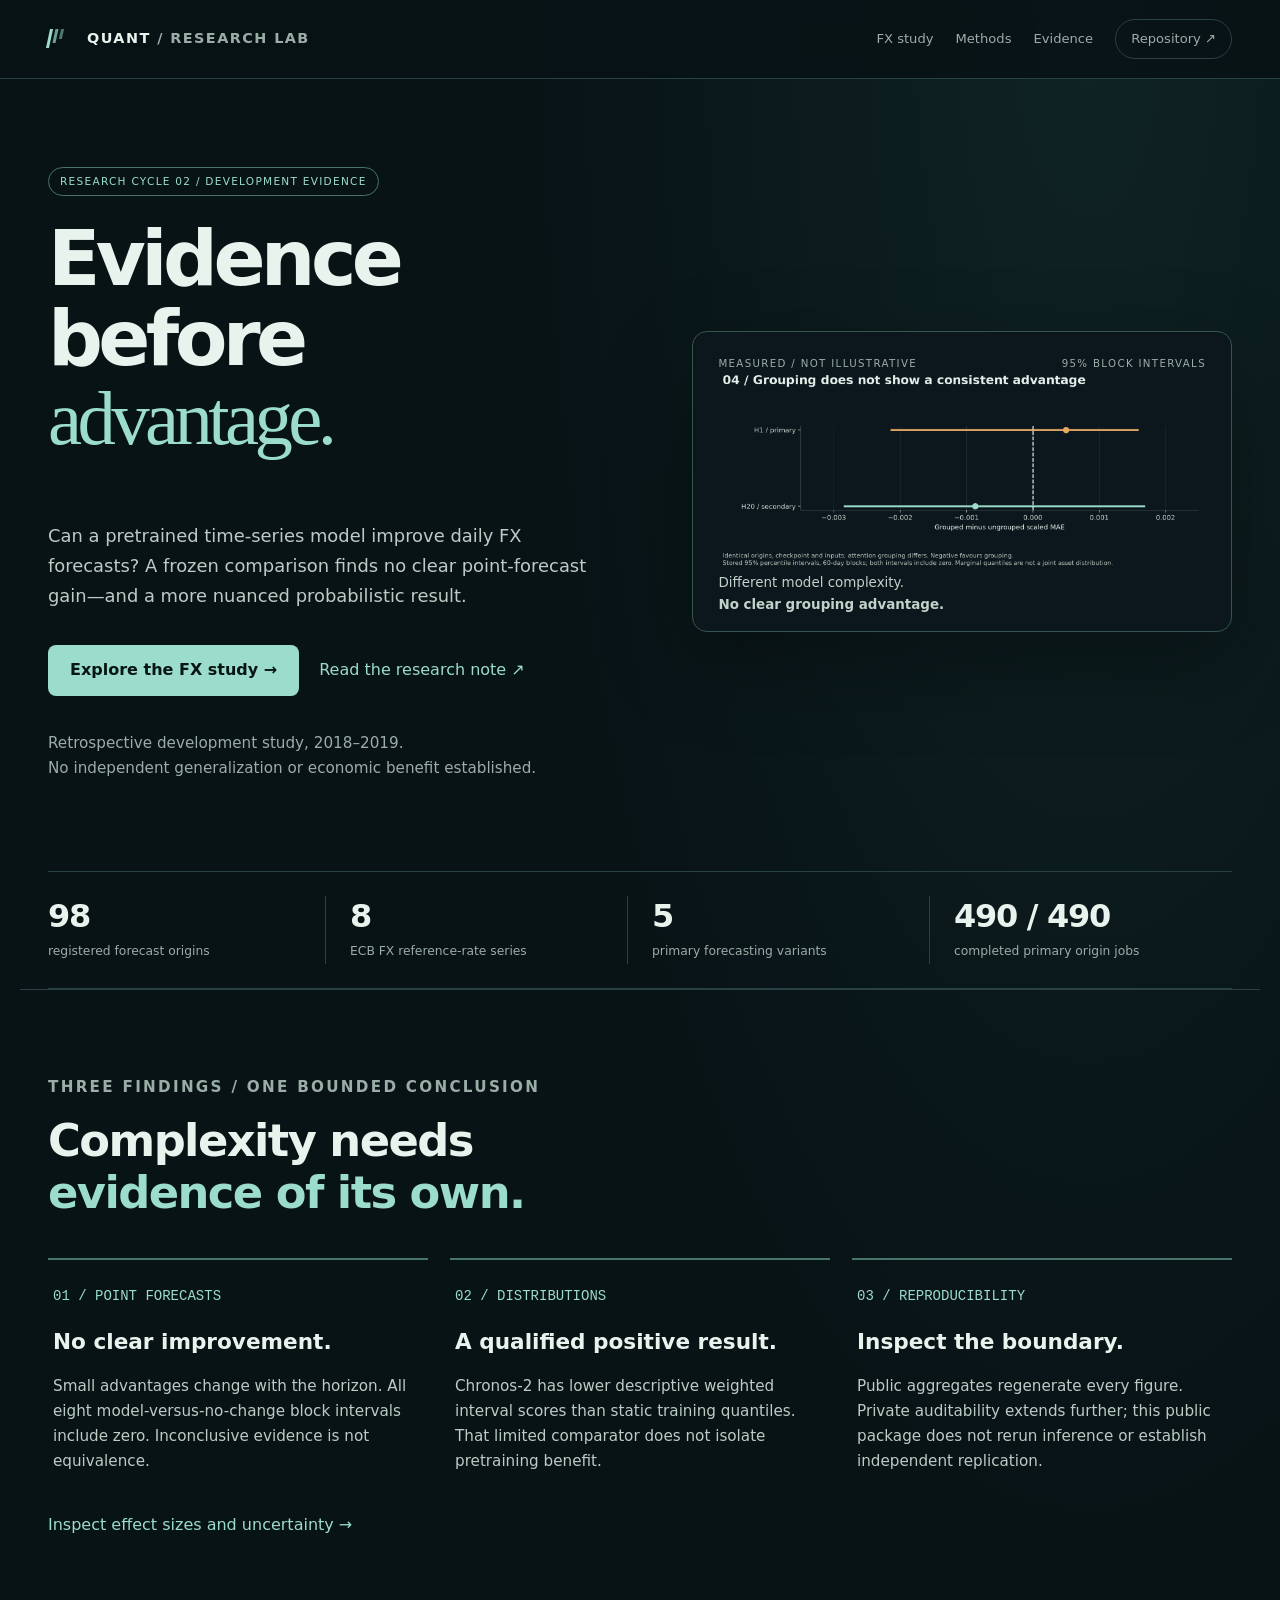
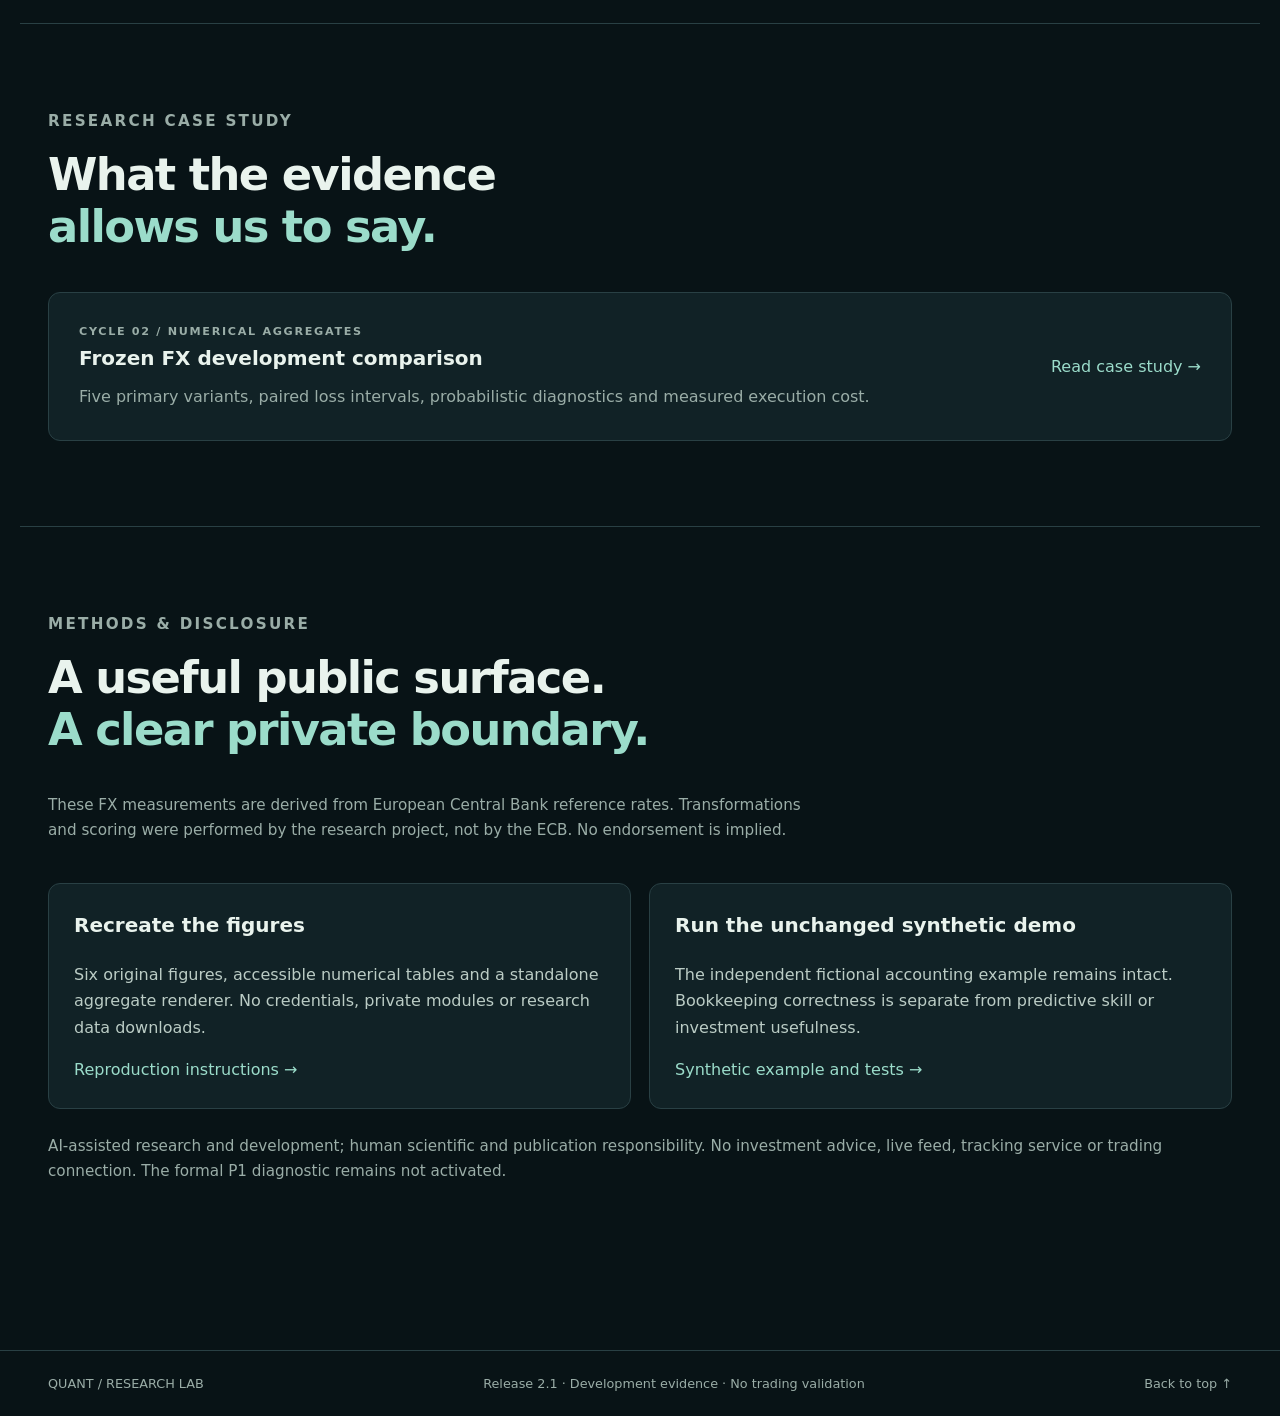
<file: index.html>
<!doctype html><html lang="en"><head><meta charset="utf-8"><meta name="viewport" content="width=device-width, initial-scale=1"><meta name="color-scheme" content="dark"><meta name="description" content="A reproducible visual case study of five FX forecasting variants on 98 development origins. No clear point-forecast improvement; no independent validation."><meta http-equiv="Content-Security-Policy" content="default-src 'self'; script-src 'self'; style-src 'self'; img-src 'self'; connect-src 'none'; object-src 'none'; base-uri 'none'; form-action 'none'"><title>Evidence before advantage — Quant Research Lab</title><link rel="icon" href="assets/favicon.svg" type="image/svg+xml"><link rel="stylesheet" href="assets/styles.css"><link rel="stylesheet" href="assets/fx.css"><script src="assets/fx-data.js" defer></script><script src="assets/fx.js" defer></script></head><body><a class="skip" href="#main">Skip to content</a><header class="topbar"><div class="container topbar-inner"><a class="brand" href="index.html" aria-label="Quant Research Lab home"><span class="brand-icon" aria-hidden="true"><span></span><span></span><span></span></span><span>QUANT <span class="brand-dim">/ RESEARCH LAB</span></span></a><nav class="nav" aria-label="Primary navigation"><a href="fx-development.html">FX study</a><a href="fx-development.html#methods">Methods</a><a href="fx-development.html#reproduction">Evidence</a><a href="https://github.com/Weini247/quant-research-showcase" class="github-link">Repository ↗</a></nav></div></header><main id="main"><section class="container hero-v2"><div><p class="badge">RESEARCH CYCLE 02 / DEVELOPMENT EVIDENCE</p><h1>Evidence before<br><em>advantage.</em></h1><p class="lead">Can a pretrained time-series model improve daily FX forecasts? A frozen comparison finds no clear point-forecast gain—and a more nuanced probabilistic result.</p><div class="hero-actions"><a class="primary-button" href="fx-development.html">Explore the FX study →</a><a class="text-button" href="research/fx-development/CASE_STUDY.md">Read the research note ↗</a></div><p class="hero-footnote">Retrospective development study, 2018–2019.<br>No independent generalization or economic benefit established.</p></div><aside class="hero-plate" aria-label="Observed grouping comparison"><div class="plate-head"><span>MEASURED / NOT ILLUSTRATIVE</span><span>95% BLOCK INTERVALS</span></div><img src="research/fx-development/figures/F4-grouping-ablation.png" width="1100" height="410" alt="Grouping comparison at H1 and H20. Both stored uncertainty intervals cross the zero reference."><p class="plate-note">Different model complexity.<br><strong>No clear grouping advantage.</strong></p></aside></section><div class="container"><div class="facts" aria-label="Study scope"><div><strong>98</strong><span>registered forecast origins</span></div><div><strong>8</strong><span>ECB FX reference-rate series</span></div><div><strong>5</strong><span>primary forecasting variants</span></div><div><strong>490 / 490</strong><span>completed primary origin jobs</span></div></div></div><section class="container section"><div class="section-heading"><p class="eyebrow">THREE FINDINGS / ONE BOUNDED CONCLUSION</p><h2>Complexity needs<br><em>evidence of its own.</em></h2></div><div class="finding-grid"><article class="finding"><span class="number">01 / POINT FORECASTS</span><h3>No clear improvement.</h3><p>Small advantages change with the horizon. All eight model-versus-no-change block intervals include zero. Inconclusive evidence is not equivalence.</p></article><article class="finding"><span class="number">02 / DISTRIBUTIONS</span><h3>A qualified positive result.</h3><p>Chronos-2 has lower descriptive weighted interval scores than static training quantiles. That limited comparator does not isolate pretraining benefit.</p></article><article class="finding"><span class="number">03 / REPRODUCIBILITY</span><h3>Inspect the boundary.</h3><p>Public aggregates regenerate every figure. Private auditability extends further; this public package does not rerun inference or establish independent replication.</p></article></div><a class="text-button" href="fx-development.html#results">Inspect effect sizes and uncertainty →</a></section><section class="container section"><div class="section-heading"><p class="eyebrow">RESEARCH CASE STUDY</p><h2>What the evidence<br><em>allows us to say.</em></h2></div><a class="paper-link" href="fx-development.html"><div><p class="eyebrow">CYCLE 02 / NUMERICAL AGGREGATES</p><h3>Frozen FX development comparison</h3><p>Five primary variants, paired loss intervals, probabilistic diagnostics and measured execution cost.</p></div><span class="text-button">Read case study →</span></a></section><section class="container section"><div class="section-heading"><p class="eyebrow">METHODS & DISCLOSURE</p><h2>A useful public surface.<br><em>A clear private boundary.</em></h2><p>These FX measurements are derived from European Central Bank reference rates. Transformations and scoring were performed by the research project, not by the ECB. No endorsement is implied.</p></div><div class="evidence-grid"><article class="evidence-card"><h3>Recreate the figures</h3><p>Six original figures, accessible numerical tables and a standalone aggregate renderer. No credentials, private modules or research data downloads.</p><a class="text-button" href="research/fx-development/README.md">Reproduction instructions →</a></article><article class="evidence-card"><h3>Run the unchanged synthetic demo</h3><p>The independent fictional accounting example remains intact. Bookkeeping correctness is separate from predictive skill or investment usefulness.</p><a class="text-button" href="examples/synthetic_accounting/README.md">Synthetic example and tests →</a></article></div><p class="disclosure">AI-assisted research and development; human scientific and publication responsibility. No investment advice, live feed, tracking service or trading connection. The formal P1 diagnostic remains not activated.</p></section></main><footer class="footer v2-footer"><div class="container footer-inner"><span>QUANT / RESEARCH LAB</span><span>Release 2.1 · Development evidence · No trading validation</span><a href="#main">Back to top ↑</a></div></footer></body></html>
</file>
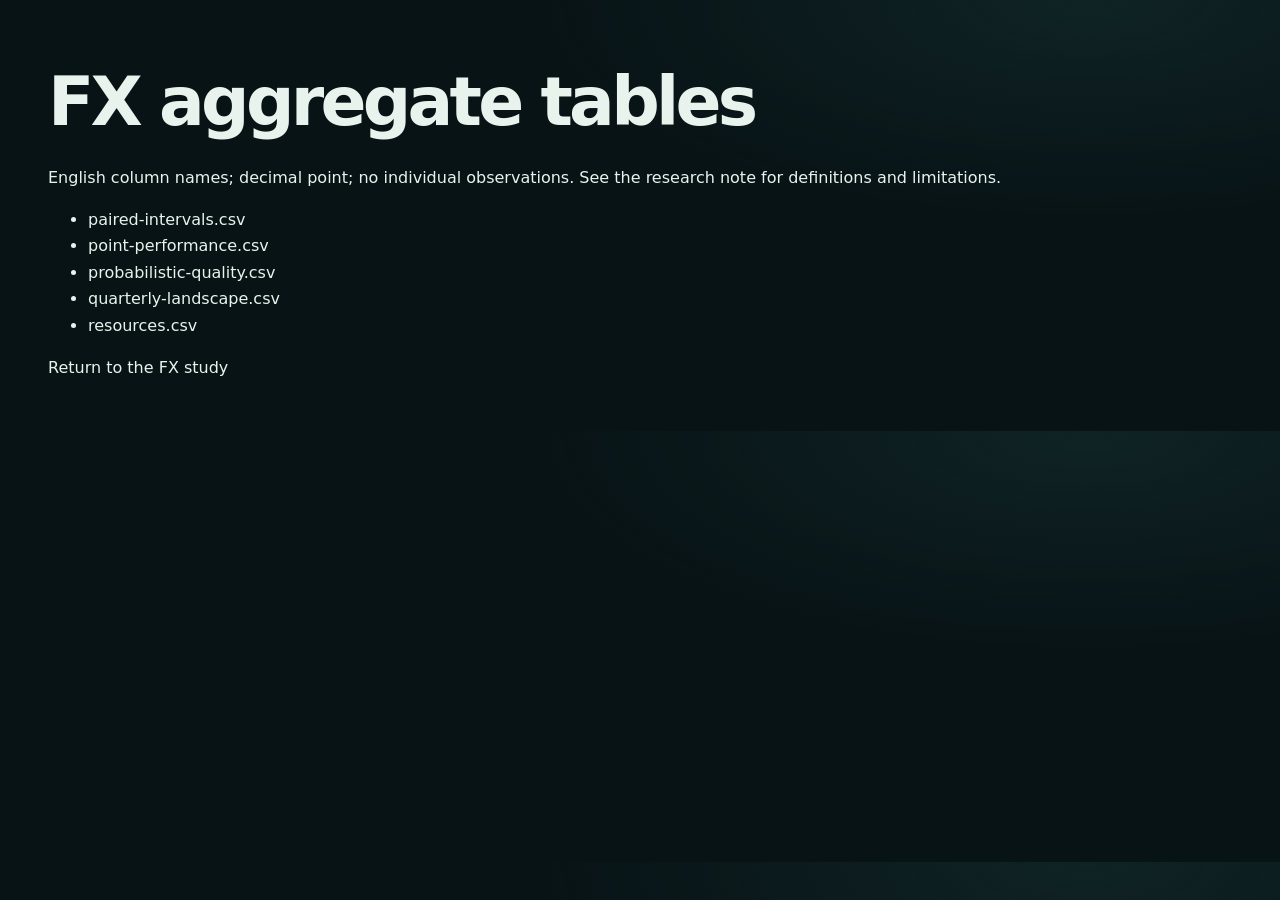
<file: research/fx-development/tables/index.html>
<!doctype html><html lang="en"><head><meta charset="utf-8"><meta name="viewport" content="width=device-width, initial-scale=1"><title>FX aggregate tables</title><link rel="stylesheet" href="../../../assets/styles.css"><link rel="stylesheet" href="../../../assets/fx.css"></head><body><main class="container case-header"><h1>FX aggregate tables</h1><p>English column names; decimal point; no individual observations. See the research note for definitions and limitations.</p><ul><li><a href="paired-intervals.csv">paired-intervals.csv</a></li><li><a href="point-performance.csv">point-performance.csv</a></li><li><a href="probabilistic-quality.csv">probabilistic-quality.csv</a></li><li><a href="quarterly-landscape.csv">quarterly-landscape.csv</a></li><li><a href="resources.csv">resources.csv</a></li></ul><a href="../../../fx-development.html">Return to the FX study</a></main></body></html>
</file>
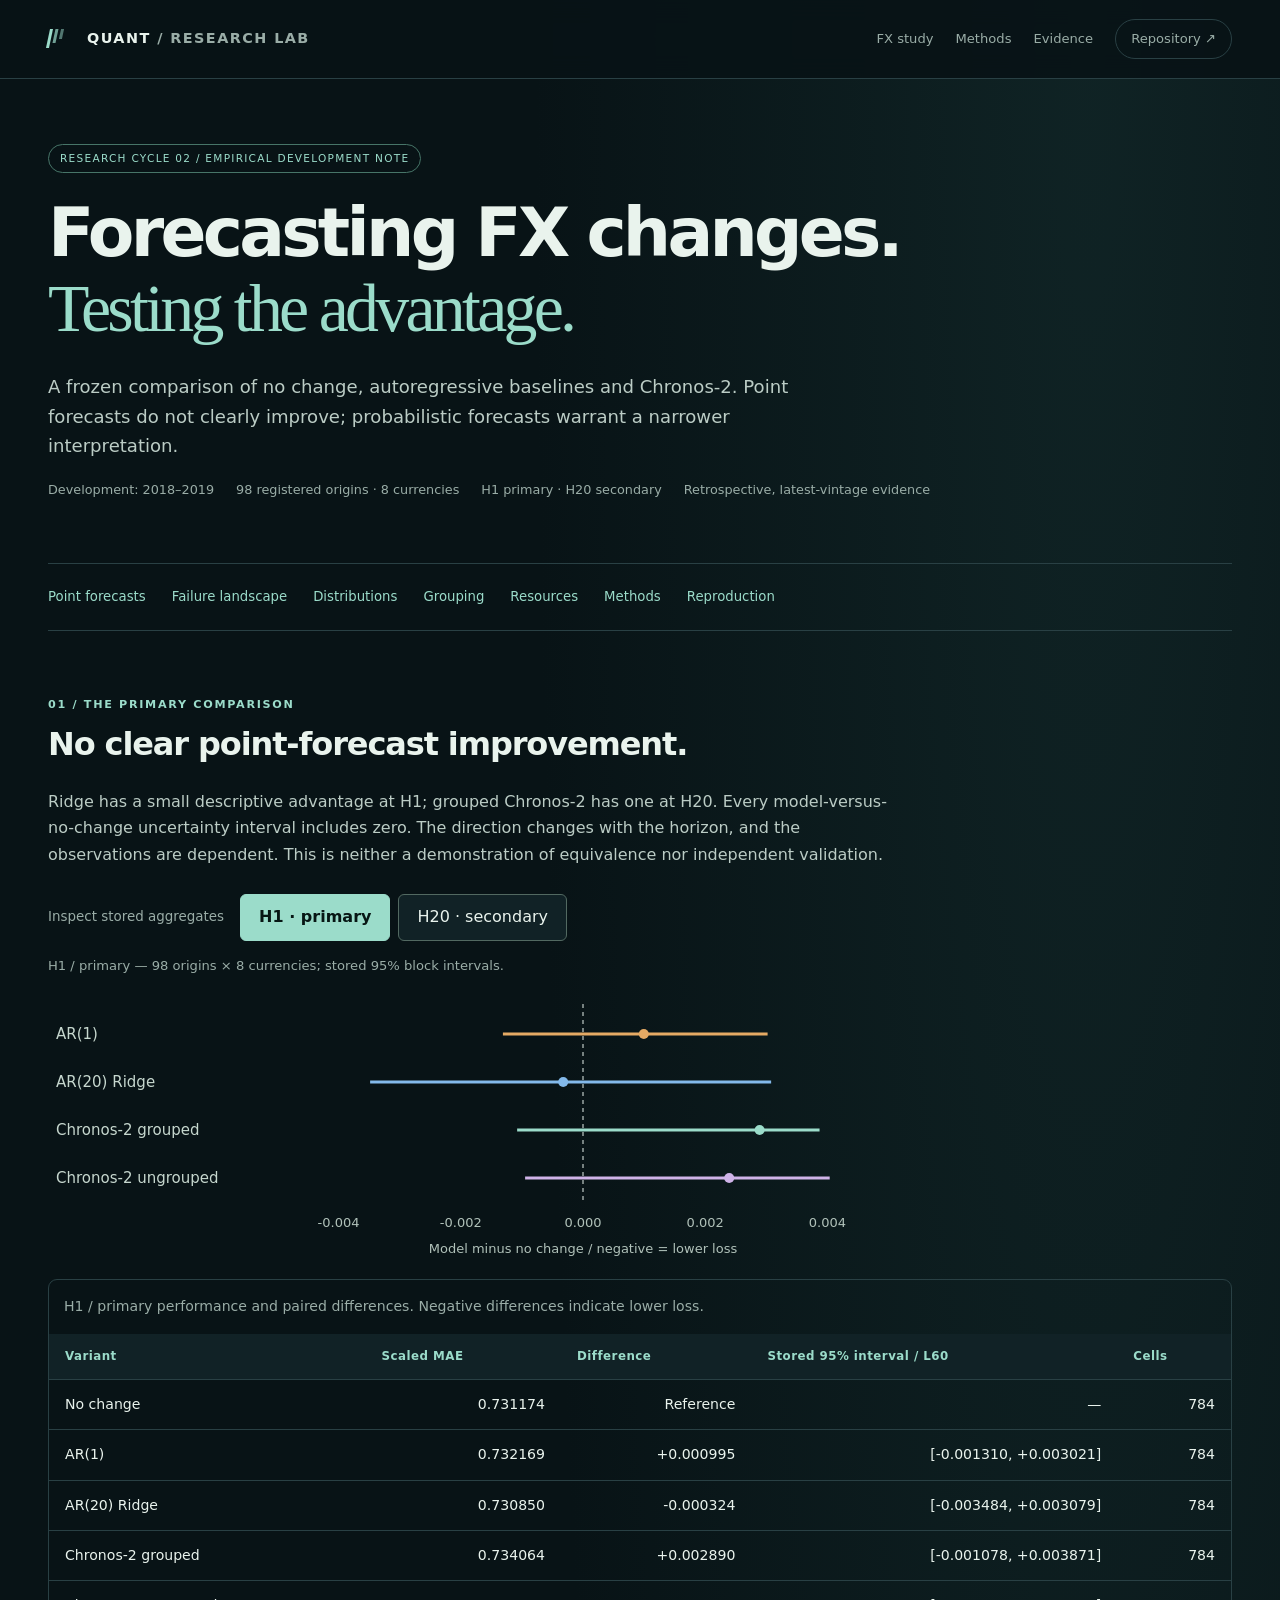
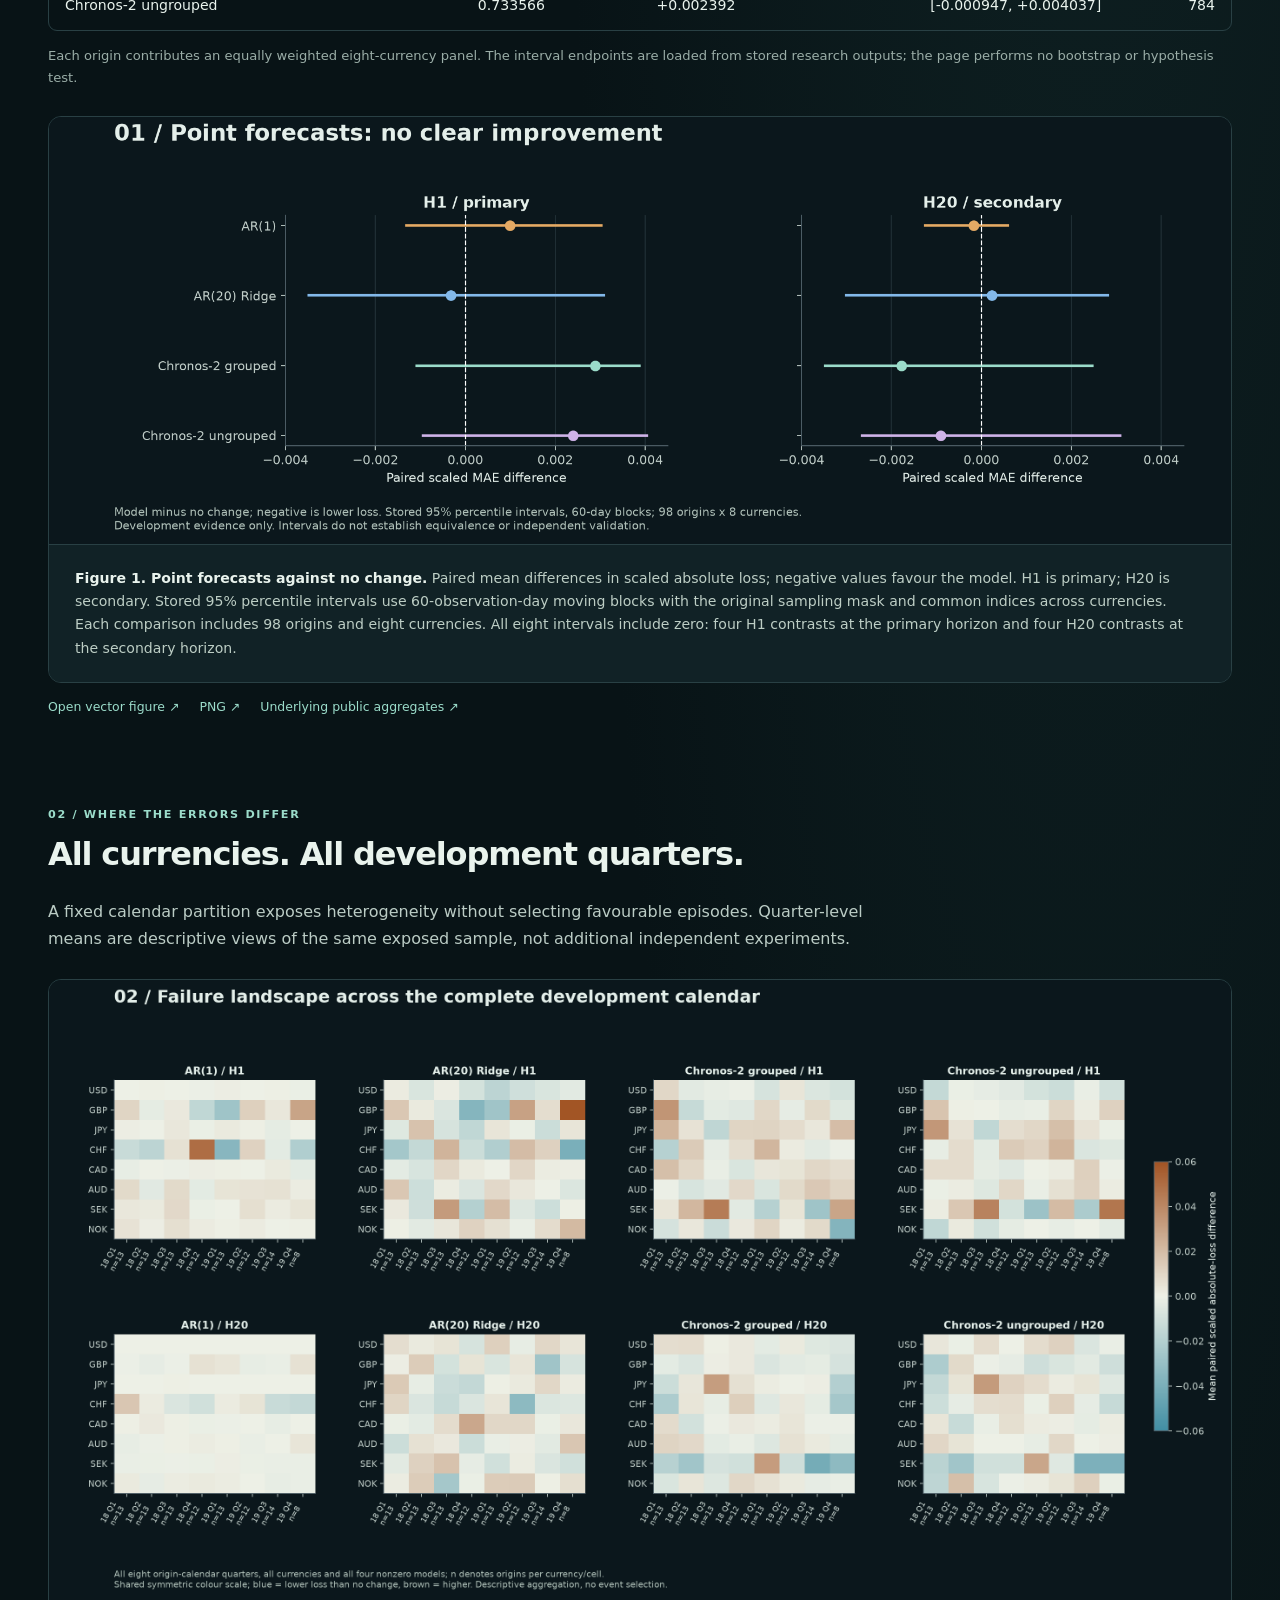
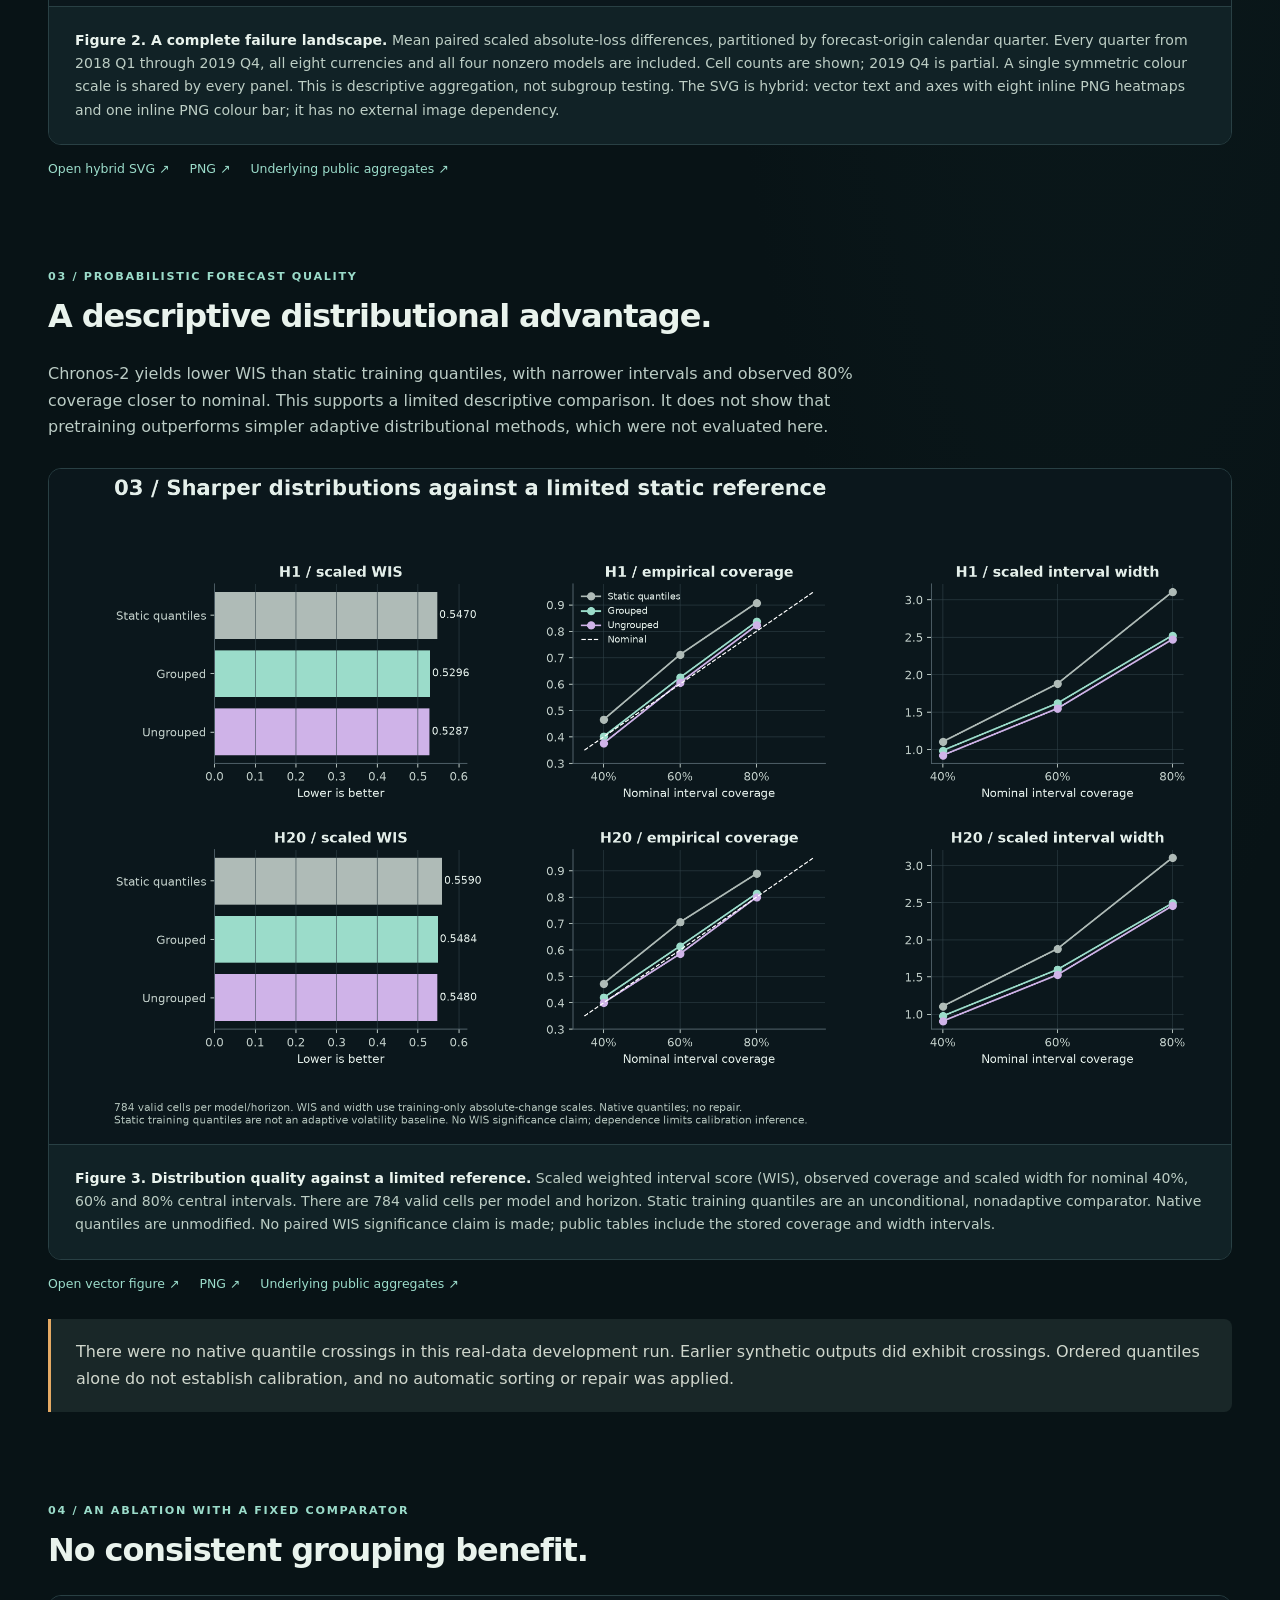
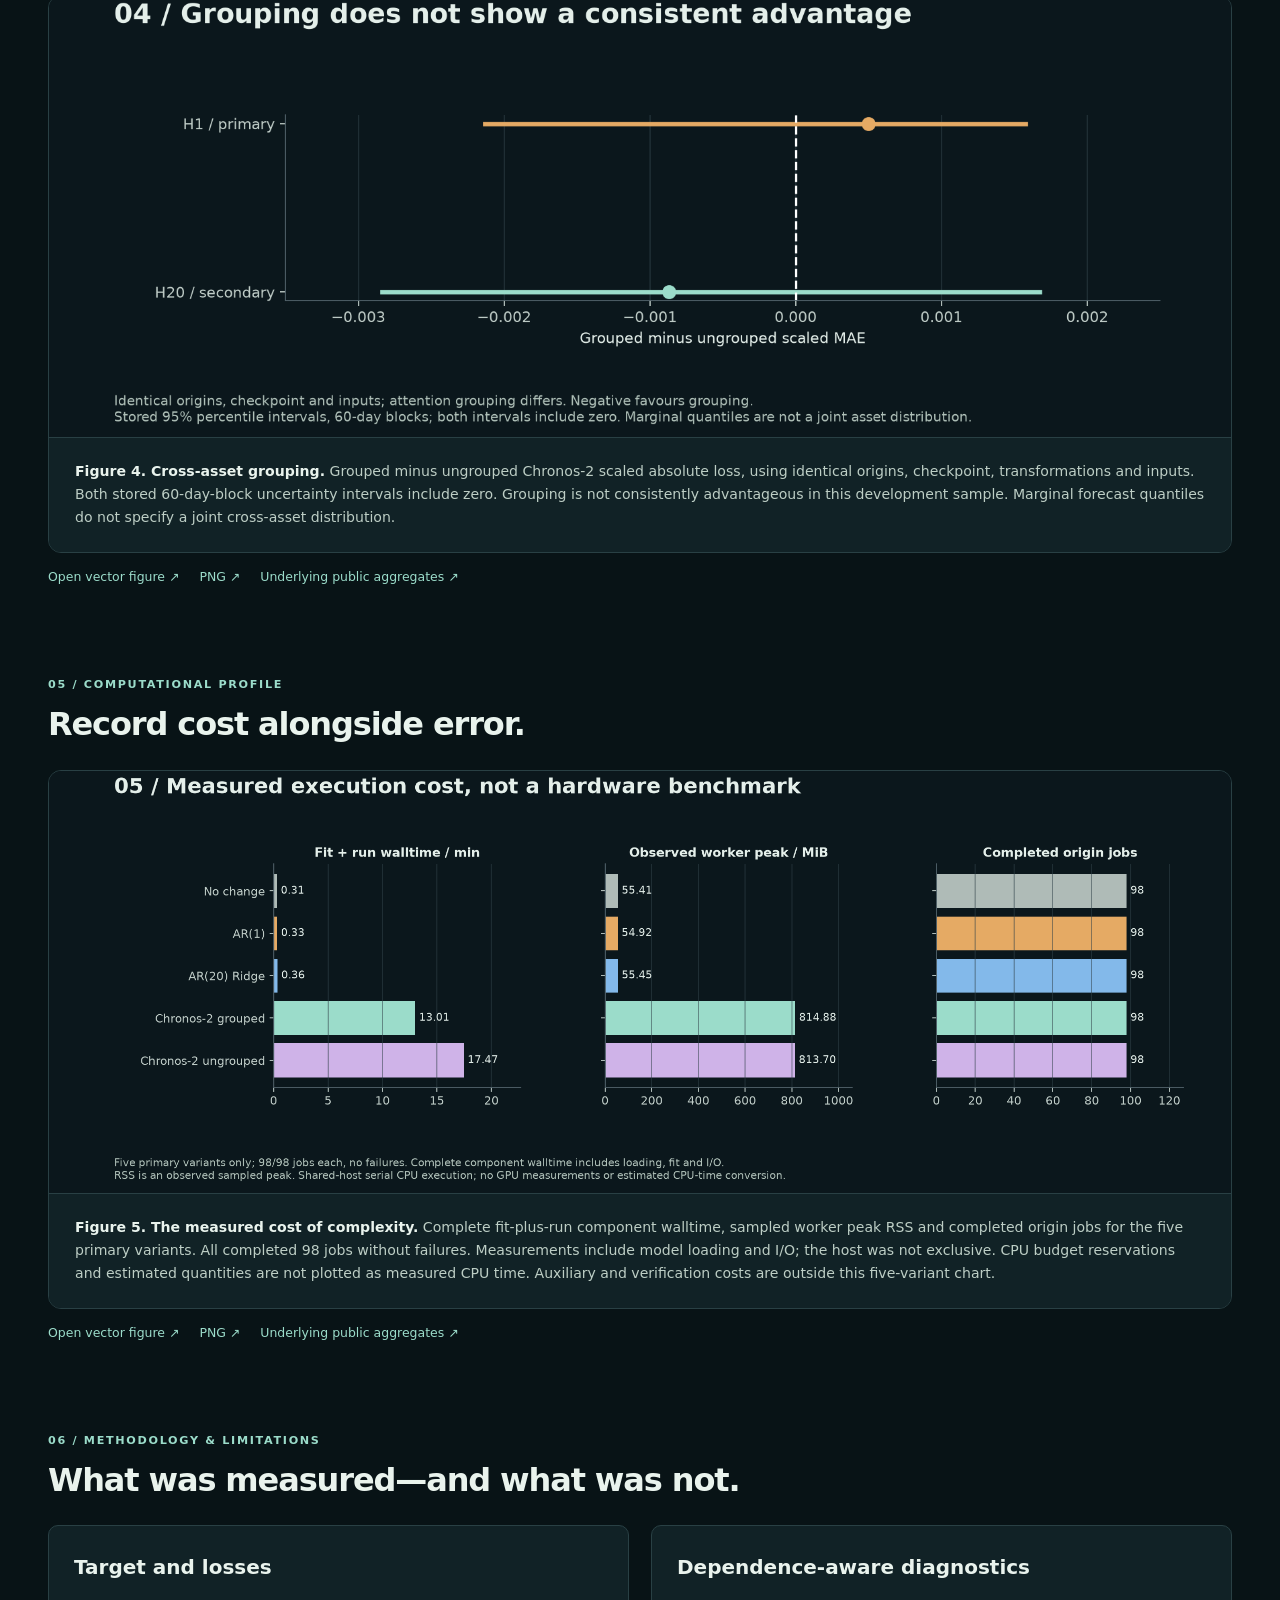
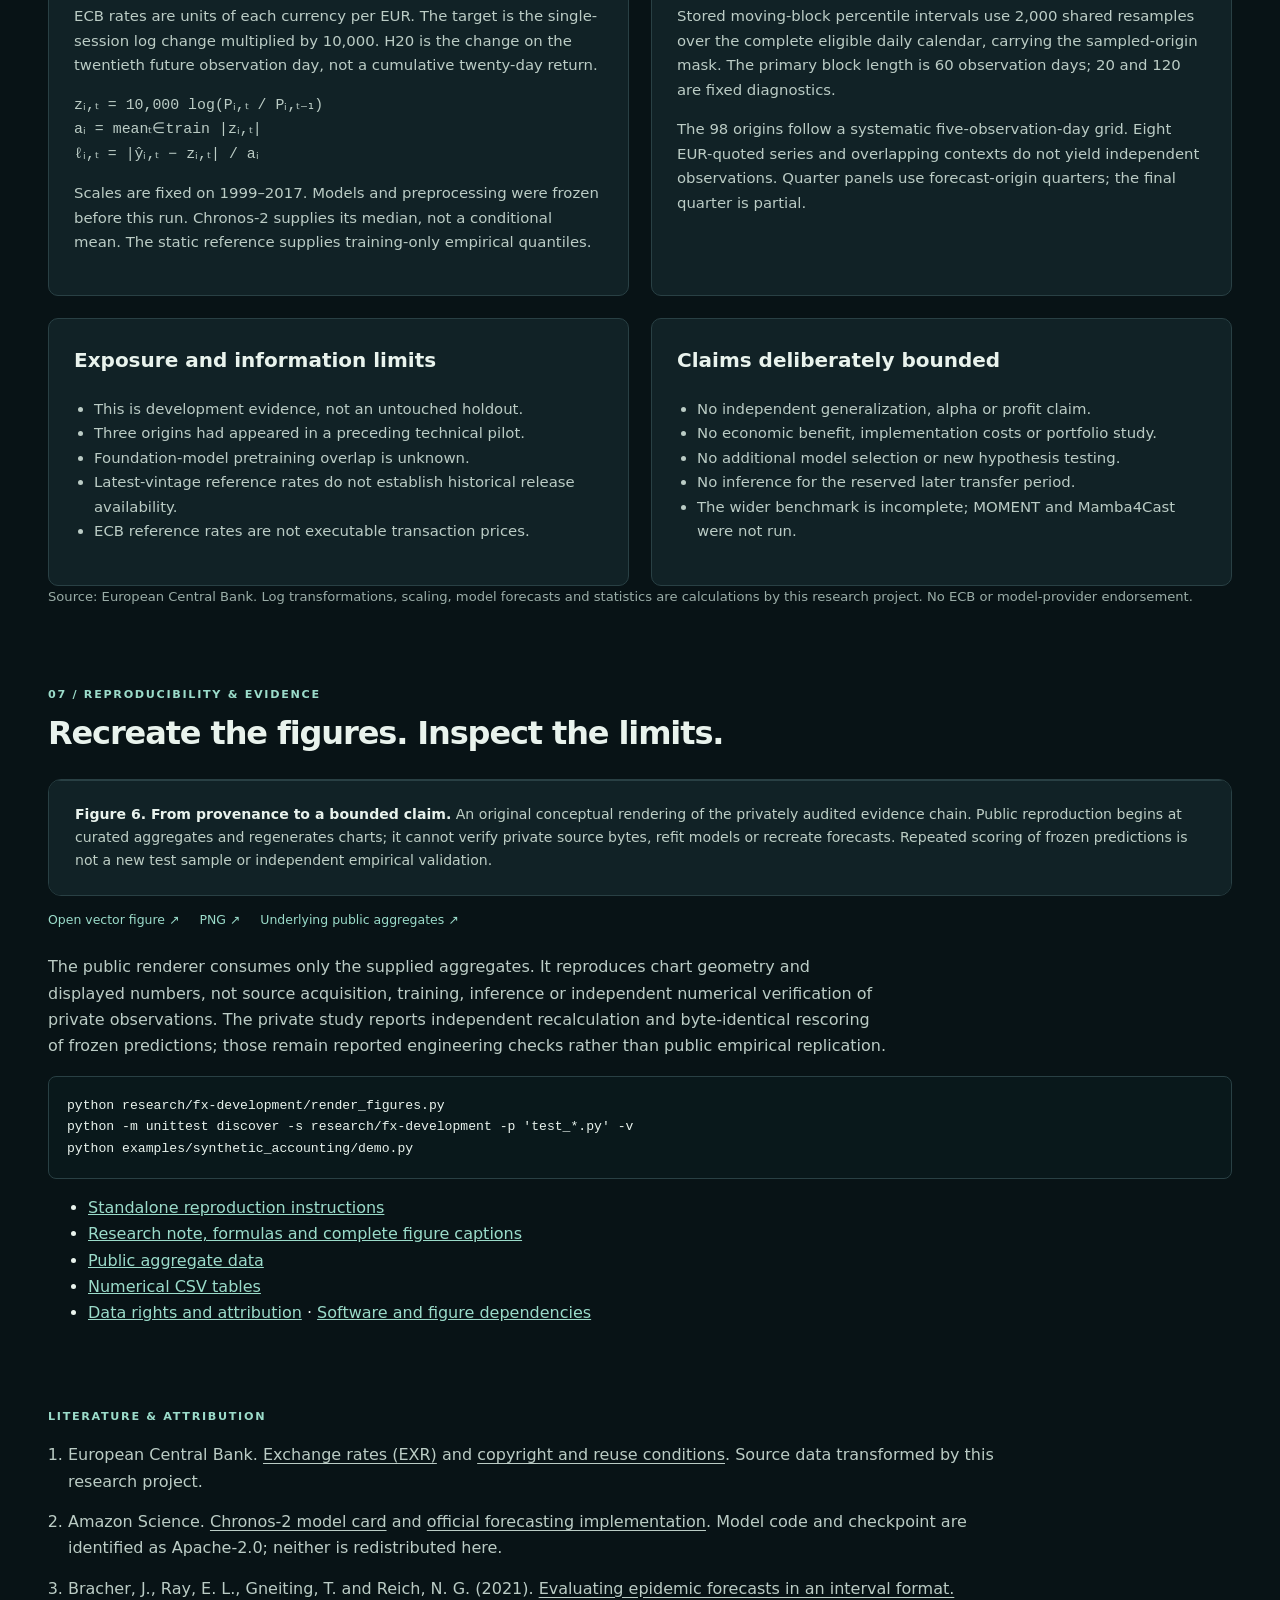
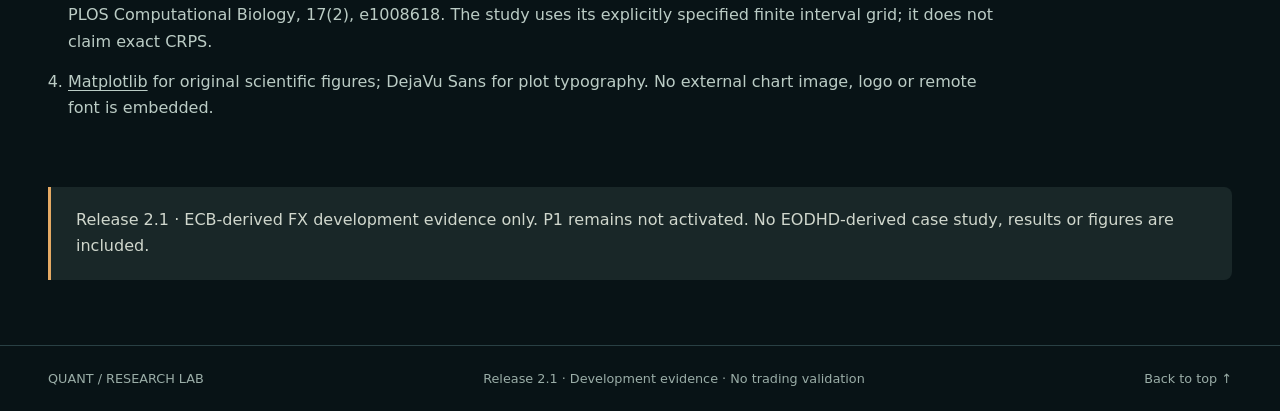
<file: fx-development.html>
<!doctype html><html lang="en"><head><meta charset="utf-8"><meta name="viewport" content="width=device-width, initial-scale=1"><meta name="color-scheme" content="dark"><meta name="description" content="Five-variant FX development evidence with stored block-bootstrap intervals, a complete quarterly landscape and reproducible aggregate figures."><meta http-equiv="Content-Security-Policy" content="default-src 'self'; script-src 'self'; style-src 'self'; img-src 'self'; connect-src 'none'; object-src 'none'; base-uri 'none'; form-action 'none'"><title>Frozen FX development study — Quant Research Lab</title><link rel="icon" href="assets/favicon.svg" type="image/svg+xml"><link rel="stylesheet" href="assets/styles.css"><link rel="stylesheet" href="assets/fx.css"><script src="assets/fx-data.js" defer></script><script src="assets/fx.js" defer></script></head><body><a class="skip" href="#main">Skip to content</a><header class="topbar"><div class="container topbar-inner"><a class="brand" href="index.html" aria-label="Quant Research Lab home"><span class="brand-icon" aria-hidden="true"><span></span><span></span><span></span></span><span>QUANT <span class="brand-dim">/ RESEARCH LAB</span></span></a><nav class="nav" aria-label="Primary navigation"><a href="fx-development.html">FX study</a><a href="fx-development.html#methods">Methods</a><a href="fx-development.html#reproduction">Evidence</a><a href="https://github.com/Weini247/quant-research-showcase" class="github-link">Repository ↗</a></nav></div></header><main id="main" class="container"><header class="case-header"><p class="badge">RESEARCH CYCLE 02 / EMPIRICAL DEVELOPMENT NOTE</p><h1>Forecasting FX changes.<br><span class="editorial"><em>Testing the advantage.</em></span></h1><p class="lead">A frozen comparison of no change, autoregressive baselines and Chronos-2. Point forecasts do not clearly improve; probabilistic forecasts warrant a narrower interpretation.</p><p class="case-meta"><span>Development: 2018–2019</span><span>98 registered origins · 8 currencies</span><span>H1 primary · H20 secondary</span><span>Retrospective, latest-vintage evidence</span></p></header><nav class="case-toc" aria-label="Case study contents"><a href="#results">Point forecasts</a><a href="#landscape">Failure landscape</a><a href="#probabilistic">Distributions</a><a href="#grouping">Grouping</a><a href="#resources">Resources</a><a href="#methods">Methods</a><a href="#reproduction">Reproduction</a></nav><section class="case-section" id="results"><p class="eyebrow">01 / THE PRIMARY COMPARISON</p><h2>No clear point-forecast improvement.</h2><p class="reading">Ridge has a small descriptive advantage at H1; grouped Chronos-2 has one at H20. Every model-versus-no-change uncertainty interval includes zero. The direction changes with the horizon, and the observations are dependent. This is neither a demonstration of equivalence nor independent validation.</p><div class="controls" role="group" aria-label="Forecast horizon"><span>Inspect stored aggregates</span><button type="button" class="horizon" data-horizon="1" aria-pressed="true">H1 · primary</button><button type="button" class="horizon" data-horizon="20" aria-pressed="false">H20 · secondary</button></div><p id="horizon-status" class="table-note" aria-live="polite">H1 / primary — 98 origins × 8 currencies; stored 95% block intervals.</p><svg id="effect-chart" class="mini-chart" viewBox="0 0 850 270" role="img" aria-label="Paired scaled MAE differences and stored intervals"></svg><noscript><p class="no-js-note">JavaScript is disabled. The table below shows H1; Figure 1 and the public aggregates contain both horizons.</p></noscript><div class="table-wrap"><table id="performance-table"><caption>H1 performance and paired differences. Negative differences indicate lower loss.</caption><thead><tr><th scope="col">Variant</th><th scope="col">Scaled MAE</th><th scope="col">Difference</th><th scope="col">Stored 95% interval / L60</th><th scope="col">Cells</th></tr></thead><tbody><tr><td>No change</td><td class="number">0.731174</td><td class="number">Reference</td><td class="number">—</td><td class="number">784</td></tr><tr><td>AR(1)</td><td class="number">0.732169</td><td class="number">+0.000995</td><td class="number">[-0.001310, +0.003021]</td><td class="number">784</td></tr><tr><td>AR(20) Ridge</td><td class="number">0.730850</td><td class="number">-0.000324</td><td class="number">[-0.003484, +0.003079]</td><td class="number">784</td></tr><tr><td>Chronos-2 grouped</td><td class="number">0.734064</td><td class="number">+0.002890</td><td class="number">[-0.001078, +0.003871]</td><td class="number">784</td></tr><tr><td>Chronos-2 ungrouped</td><td class="number">0.733566</td><td class="number">+0.002392</td><td class="number">[-0.000947, +0.004037]</td><td class="number">784</td></tr></tbody></table></div><p class="table-note">Each origin contributes an equally weighted eight-currency panel. The interval endpoints are loaded from stored research outputs; the page performs no bootstrap or hypothesis test.</p><figure class="figure-panel"><img src="research/fx-development/figures/F1-model-performance.png" alt="Figure 1. Paired mean differences in scaled absolute loss; negative values favour the model. H1 is primary; H20 is secondary. Stored 95% percentile intervals use 60-observation-day moving blocks with the original sampling mask and common indices across currencies. Each comparison includes 98 origins and eight currencies. All eight intervals include zero: four H1 contrasts at the primary horizon and four H20 contrasts at the secondary horizon." loading="lazy"><figcaption><strong>Figure 1. Point forecasts against no change.</strong> Paired mean differences in scaled absolute loss; negative values favour the model. H1 is primary; H20 is secondary. Stored 95% percentile intervals use 60-observation-day moving blocks with the original sampling mask and common indices across currencies. Each comparison includes 98 origins and eight currencies. All eight intervals include zero: four H1 contrasts at the primary horizon and four H20 contrasts at the secondary horizon.</figcaption></figure><div class="figure-links"><a href="research/fx-development/figures/F1-model-performance.svg">Open vector figure ↗</a><a href="research/fx-development/figures/F1-model-performance.png">PNG ↗</a><a href="research/fx-development/aggregates.json">Underlying public aggregates ↗</a></div></section><section class="case-section" id="landscape"><p class="eyebrow">02 / WHERE THE ERRORS DIFFER</p><h2>All currencies. All development quarters.</h2><p class="reading">A fixed calendar partition exposes heterogeneity without selecting favourable episodes. Quarter-level means are descriptive views of the same exposed sample, not additional independent experiments.</p><figure class="figure-panel"><img src="research/fx-development/figures/F2-failure-landscape.png" alt="Figure 2. Mean paired scaled absolute-loss differences, partitioned by forecast-origin calendar quarter. Every quarter from 2018 Q1 through 2019 Q4, all eight currencies and all four nonzero models are included. Cell counts are shown; 2019 Q4 is partial. A single symmetric colour scale is shared by every panel. This is descriptive aggregation, not subgroup testing. The SVG is hybrid: vector text and axes with eight inline PNG heatmaps and one inline PNG colour bar; it has no external image dependency." loading="lazy"><figcaption><strong>Figure 2. A complete failure landscape.</strong> Mean paired scaled absolute-loss differences, partitioned by forecast-origin calendar quarter. Every quarter from 2018 Q1 through 2019 Q4, all eight currencies and all four nonzero models are included. Cell counts are shown; 2019 Q4 is partial. A single symmetric colour scale is shared by every panel. This is descriptive aggregation, not subgroup testing. The SVG is hybrid: vector text and axes with eight inline PNG heatmaps and one inline PNG colour bar; it has no external image dependency.</figcaption></figure><div class="figure-links"><a href="research/fx-development/figures/F2-failure-landscape.svg">Open hybrid SVG ↗</a><a href="research/fx-development/figures/F2-failure-landscape.png">PNG ↗</a><a href="research/fx-development/aggregates.json">Underlying public aggregates ↗</a></div></section><section class="case-section" id="probabilistic"><p class="eyebrow">03 / PROBABILISTIC FORECAST QUALITY</p><h2>A descriptive distributional advantage.</h2><p class="reading">Chronos-2 yields lower WIS than static training quantiles, with narrower intervals and observed 80% coverage closer to nominal. This supports a limited descriptive comparison. It does not show that pretraining outperforms simpler adaptive distributional methods, which were not evaluated here.</p><figure class="figure-panel"><img src="research/fx-development/figures/F3-probabilistic-quality.png" alt="Figure 3. Scaled weighted interval score (WIS), observed coverage and scaled width for nominal 40%, 60% and 80% central intervals. There are 784 valid cells per model and horizon. Static training quantiles are an unconditional, nonadaptive comparator. Native quantiles are unmodified. No paired WIS significance claim is made; public tables include the stored coverage and width intervals." loading="lazy"><figcaption><strong>Figure 3. Distribution quality against a limited reference.</strong> Scaled weighted interval score (WIS), observed coverage and scaled width for nominal 40%, 60% and 80% central intervals. There are 784 valid cells per model and horizon. Static training quantiles are an unconditional, nonadaptive comparator. Native quantiles are unmodified. No paired WIS significance claim is made; public tables include the stored coverage and width intervals.</figcaption></figure><div class="figure-links"><a href="research/fx-development/figures/F3-probabilistic-quality.svg">Open vector figure ↗</a><a href="research/fx-development/figures/F3-probabilistic-quality.png">PNG ↗</a><a href="research/fx-development/aggregates.json">Underlying public aggregates ↗</a></div><div class="notice">There were no native quantile crossings in this real-data development run. Earlier synthetic outputs did exhibit crossings. Ordered quantiles alone do not establish calibration, and no automatic sorting or repair was applied.</div></section><section class="case-section" id="grouping"><p class="eyebrow">04 / AN ABLATION WITH A FIXED COMPARATOR</p><h2>No consistent grouping benefit.</h2><figure class="figure-panel"><img src="research/fx-development/figures/F4-grouping-ablation.png" alt="Figure 4. Grouped minus ungrouped Chronos-2 scaled absolute loss, using identical origins, checkpoint, transformations and inputs. Both stored 60-day-block uncertainty intervals include zero. Grouping is not consistently advantageous in this development sample. Marginal forecast quantiles do not specify a joint cross-asset distribution." loading="lazy"><figcaption><strong>Figure 4. Cross-asset grouping.</strong> Grouped minus ungrouped Chronos-2 scaled absolute loss, using identical origins, checkpoint, transformations and inputs. Both stored 60-day-block uncertainty intervals include zero. Grouping is not consistently advantageous in this development sample. Marginal forecast quantiles do not specify a joint cross-asset distribution.</figcaption></figure><div class="figure-links"><a href="research/fx-development/figures/F4-grouping-ablation.svg">Open vector figure ↗</a><a href="research/fx-development/figures/F4-grouping-ablation.png">PNG ↗</a><a href="research/fx-development/aggregates.json">Underlying public aggregates ↗</a></div></section><section class="case-section" id="resources"><p class="eyebrow">05 / COMPUTATIONAL PROFILE</p><h2>Record cost alongside error.</h2><figure class="figure-panel"><img src="research/fx-development/figures/F5-computational-profile.png" alt="Figure 5. Complete fit-plus-run component walltime, sampled worker peak RSS and completed origin jobs for the five primary variants. All completed 98 jobs without failures. Measurements include model loading and I/O; the host was not exclusive. CPU budget reservations and estimated quantities are not plotted as measured CPU time. Auxiliary and verification costs are outside this five-variant chart." loading="lazy"><figcaption><strong>Figure 5. The measured cost of complexity.</strong> Complete fit-plus-run component walltime, sampled worker peak RSS and completed origin jobs for the five primary variants. All completed 98 jobs without failures. Measurements include model loading and I/O; the host was not exclusive. CPU budget reservations and estimated quantities are not plotted as measured CPU time. Auxiliary and verification costs are outside this five-variant chart.</figcaption></figure><div class="figure-links"><a href="research/fx-development/figures/F5-computational-profile.svg">Open vector figure ↗</a><a href="research/fx-development/figures/F5-computational-profile.png">PNG ↗</a><a href="research/fx-development/aggregates.json">Underlying public aggregates ↗</a></div></section><section class="case-section" id="methods"><p class="eyebrow">06 / METHODOLOGY & LIMITATIONS</p><h2>What was measured—and what was not.</h2><div class="method-grid"><article><h3>Target and losses</h3><p>ECB rates are units of each currency per EUR. The target is the single-session log change multiplied by 10,000. H20 is the change on the twentieth future observation day, not a cumulative twenty-day return.</p><p class="formula">zᵢ,ₜ = 10,000 log(Pᵢ,ₜ / Pᵢ,ₜ₋₁)<br>aᵢ = meanₜ∈train |zᵢ,ₜ|<br>ℓᵢ,ₜ = |ŷᵢ,ₜ − zᵢ,ₜ| / aᵢ</p><p>Scales are fixed on 1999–2017. Models and preprocessing were frozen before this run. Chronos-2 supplies its median, not a conditional mean. The static reference supplies training-only empirical quantiles.</p></article><article><h3>Dependence-aware diagnostics</h3><p>Stored moving-block percentile intervals use 2,000 shared resamples over the complete eligible daily calendar, carrying the sampled-origin mask. The primary block length is 60 observation days; 20 and 120 are fixed diagnostics.</p><p>The 98 origins follow a systematic five-observation-day grid. Eight EUR-quoted series and overlapping contexts do not yield independent observations. Quarter panels use forecast-origin quarters; the final quarter is partial.</p></article><article><h3>Exposure and information limits</h3><ul><li>This is development evidence, not an untouched holdout.</li><li>Three origins had appeared in a preceding technical pilot.</li><li>Foundation-model pretraining overlap is unknown.</li><li>Latest-vintage reference rates do not establish historical release availability.</li><li>ECB reference rates are not executable transaction prices.</li></ul></article><article><h3>Claims deliberately bounded</h3><ul><li>No independent generalization, alpha or profit claim.</li><li>No economic benefit, implementation costs or portfolio study.</li><li>No additional model selection or new hypothesis testing.</li><li>No inference for the reserved later transfer period.</li><li>The wider benchmark is incomplete; MOMENT and Mamba4Cast were not run.</li></ul></article></div><p class="support-line">Source: European Central Bank. Log transformations, scaling, model forecasts and statistics are calculations by this research project. No ECB or model-provider endorsement.</p></section><section class="case-section" id="reproduction"><p class="eyebrow">07 / REPRODUCIBILITY & EVIDENCE</p><h2>Recreate the figures. Inspect the limits.</h2><figure class="figure-panel"><img src="research/fx-development/figures/F6-reproducibility-pipeline.png" alt="Figure 6. An original conceptual rendering of the privately audited evidence chain. Public reproduction begins at curated aggregates and regenerates charts; it cannot verify private source bytes, refit models or recreate forecasts. Repeated scoring of frozen predictions is not a new test sample or independent empirical validation." loading="lazy"><figcaption><strong>Figure 6. From provenance to a bounded claim.</strong> An original conceptual rendering of the privately audited evidence chain. Public reproduction begins at curated aggregates and regenerates charts; it cannot verify private source bytes, refit models or recreate forecasts. Repeated scoring of frozen predictions is not a new test sample or independent empirical validation.</figcaption></figure><div class="figure-links"><a href="research/fx-development/figures/F6-reproducibility-pipeline.svg">Open vector figure ↗</a><a href="research/fx-development/figures/F6-reproducibility-pipeline.png">PNG ↗</a><a href="research/fx-development/aggregates.json">Underlying public aggregates ↗</a></div><p class="reading">The public renderer consumes only the supplied aggregates. It reproduces chart geometry and displayed numbers, not source acquisition, training, inference or independent numerical verification of private observations. The private study reports independent recalculation and byte-identical rescoring of frozen predictions; those remain reported engineering checks rather than public empirical replication.</p><pre><code>python research/fx-development/render_figures.py
python -m unittest discover -s research/fx-development -p 'test_*.py' -v
python examples/synthetic_accounting/demo.py</code></pre><ul class="evidence-list"><li><a href="research/fx-development/README.md">Standalone reproduction instructions</a></li><li><a href="research/fx-development/CASE_STUDY.md">Research note, formulas and complete figure captions</a></li><li><a href="research/fx-development/aggregates.json">Public aggregate data</a></li><li><a href="research/fx-development/tables/">Numerical CSV tables</a></li><li><a href="docs/DATA_LICENSING.md">Data rights and attribution</a> · <a href="docs/THIRD_PARTY_NOTICES.md">Software and figure dependencies</a></li></ul></section><section class="case-section"><p class="eyebrow">LITERATURE & ATTRIBUTION</p><ol class="references"><li>European Central Bank. <a href="https://data.ecb.europa.eu/data/datasets/EXR">Exchange rates (EXR)</a> and <a href="https://www.ecb.europa.eu/services/using-our-site/disclaimer/html/index.en.html">copyright and reuse conditions</a>. Source data transformed by this research project.</li><li>Amazon Science. <a href="https://huggingface.co/amazon/chronos-2">Chronos-2 model card</a> and <a href="https://github.com/amazon-science/chronos-forecasting">official forecasting implementation</a>. Model code and checkpoint are identified as Apache-2.0; neither is redistributed here.</li><li>Bracher, J., Ray, E. L., Gneiting, T. and Reich, N. G. (2021). <a href="https://doi.org/10.1371/journal.pcbi.1008618">Evaluating epidemic forecasts in an interval format.</a> PLOS Computational Biology, 17(2), e1008618. The study uses its explicitly specified finite interval grid; it does not claim exact CRPS.</li><li><a href="https://matplotlib.org/stable/project/license.html">Matplotlib</a> for original scientific figures; DejaVu Sans for plot typography. No external chart image, logo or remote font is embedded.</li></ol></section><div class="notice case-end">Release 2.1 · ECB-derived FX development evidence only. P1 remains not activated. No EODHD-derived case study, results or figures are included.</div></main><footer class="footer v2-footer"><div class="container footer-inner"><span>QUANT / RESEARCH LAB</span><span>Release 2.1 · Development evidence · No trading validation</span><a href="#main">Back to top ↑</a></div></footer></body></html>
</file>
<file: assets/styles.css>
/* Responsive public-only design */
:root{color-scheme:dark;--bg:#081316;--fg:#e9f3ed;--muted:#9aada7;--line:#294044;--accent:#9bdcca;--panel:#112226}*{box-sizing:border-box}html{scroll-behavior:smooth}body{margin:0;background:radial-gradient(ellipse at 85% 5%,#163332,transparent 38%),var(--bg);font:16px/1.65 Inter,system-ui,-apple-system,Segoe UI,sans-serif;color:var(--fg)}a{color:inherit;text-decoration:none}a:hover{color:var(--accent)}button{font:inherit}.container{max-width:1170px;margin:0 auto;padding:0 28px}.skip{position:absolute;left:-9999px}.skip:focus{left:12px;top:12px;z-index:30;background:#fff;color:#000;padding:8px}.topbar{border-bottom:1px solid var(--line);position:sticky;top:0;z-index:10;background:#081316e9;backdrop-filter:blur(12px)}.topbar-inner,.nav,.topbar .brand,.footer-inner,.closing-row{display:flex;align-items:center;justify-content:space-between;gap:24px}.topbar-inner{min-height:78px}.nav{gap:25px;font-size:.89rem;color:var(--muted)}.brand{font-size:.9rem;letter-spacing:.1em;font-weight:800}.brand-dim{color:var(--muted)}.brand-icon{display:inline-flex;gap:3px}.brand-icon span{height:19px;width:3px;background:var(--accent);display:block;transform:skew(-12deg)}.brand-icon span:nth-child(2){height:14px;opacity:.7}.brand-icon span:nth-child(3){height:10px;opacity:.5}.github-link{border:1px solid var(--line);padding:8px 15px;border-radius:30px}.hero{min-height:620px;display:grid;grid-template-columns:1.03fr 1fr;align-items:center;gap:55px;padding-top:76px;padding-bottom:90px}.eyebrow,.stat-id,.arch-index,.detail-key{letter-spacing:.15em;text-transform:uppercase;font-size:.7rem;font-weight:700;color:var(--accent)}.eyebrow-sep{padding:0 10px;color:var(--muted)}h1,h2,h3,p{margin-top:0}h1{font-size:clamp(2.5rem,5vw,4.8rem);line-height:1.1;letter-spacing:-.055em}h2{font-size:clamp(2rem,3.5vw,3.1rem);line-height:1.15;letter-spacing:-.035em}h3{font-size:1.25rem}em{font-style:normal;color:var(--accent)}.lead{font-size:1.13rem;color:#bbccc5;max-width:580px}.hero-actions{display:flex;gap:20px;align-items:center;margin:35px 0}.primary-button{background:var(--accent);color:#071614;padding:12px 22px;border-radius:8px;font-weight:700}.primary-button:hover{color:#071614;background:#bceade}.text-button{color:var(--accent)}.hero-footnote,.section-heading>p,.closing-row,.disclosure{color:var(--muted);font-size:.95rem}.hero-visual{border:1px solid var(--line);border-radius:14px;background:#0d2022;box-shadow:0 25px 100px #0005;overflow:hidden}.hero-visual svg{width:100%;display:block}.visual-topline,.visual-bottom{display:flex;justify-content:space-between;gap:10px;padding:16px;font-size:.67rem;letter-spacing:.11em;color:#a6c1b9;border-bottom:1px solid var(--line)}.visual-bottom{border:0;border-top:1px solid var(--line)}.legend-square{display:inline-block;background:var(--accent);width:7px;height:7px;margin-right:8px}.section{padding-top:85px;padding-bottom:85px;border-top:1px solid var(--line)}.section-heading{max-width:780px;margin-bottom:40px}.split-heading{display:flex;max-width:none;gap:65px;justify-content:space-between}.split-heading>*{flex:1}.stats-grid,.evidence-grid{display:grid;grid-template-columns:repeat(3,1fr);gap:18px}.stat-card,.architecture-card,.evidence-card,.stage-detail{background:var(--panel);border:1px solid var(--line);border-radius:12px;padding:25px}.stat-head{font-size:.91rem;margin-top:12px;color:var(--muted)}.stat-value{font-size:1.65rem;font-weight:700;letter-spacing:-.03em;margin:5px 0}.stat-card p,.architecture-card p,.evidence-card li{color:var(--muted);font-size:.91rem}.roadmap-layout{display:grid;grid-template-columns:1.25fr 1fr;gap:25px;align-items:start}.timeline{list-style:none;margin:0;padding:0}.timeline li:not(:last-child){border-left:1px solid var(--line);margin-left:19px;padding-left:18px;padding-bottom:9px}.timeline li:last-child{margin-left:19px;padding-left:18px}.stage{display:flex;align-items:center;gap:15px;width:100%;text-align:left;background:var(--panel);color:var(--fg);border:1px solid var(--line);border-radius:10px;padding:13px 14px;cursor:pointer}.stage:hover,.stage.is-selected{border-color:var(--accent);background:#173331}.stage-index{font-family:monospace;color:var(--accent);font-size:.95rem}.stage-text{display:flex;flex:1;flex-direction:column;gap:2px}.stage-text strong{font-size:.93rem}.stage-text small{color:var(--muted);font-size:.78rem}.state{border:1px solid var(--line);border-radius:50px;padding:4px 7px;font-size:.65rem;letter-spacing:.06em;color:var(--muted)}.state-designed,.state-next,.state-northstar{color:var(--accent);border-color:#3d6c63}.stage-detail{position:sticky;top:105px;min-height:370px}.stage-detail h3{font-size:1.75rem}.stage-detail p{color:var(--muted)}.stage-detail .detail-key{color:var(--accent)}.detail-divider{height:1px;background:var(--line);margin:20px 0}.architecture-grid{display:flex;flex-direction:column;max-width:760px;margin:0 auto;text-align:center;align-items:stretch}.architecture-card{padding:30px}.architecture-card span{font-size:.72rem;color:var(--accent);letter-spacing:.08em}.arch-link{color:var(--accent);font-size:1.8rem}.evidence-grid{grid-template-columns:1fr 1fr}.evidence-card ul{padding-left:20px}.symbol-check,.symbol-open{color:var(--accent);font-size:1.5rem}.disclosure{margin-top:25px}.closing{text-align:center}.closing h2{max-width:800px;margin:20px auto 45px}.footer{border-top:1px solid var(--line);color:var(--muted);font-size:.8rem;padding:22px 0}@media(max-width:850px){.hero,.roadmap-layout{grid-template-columns:1fr}.hero{gap:30px;padding-top:65px}.stage-detail{position:static}.stats-grid{grid-template-columns:1fr}.split-heading{display:block}.nav{gap:10px}.topbar-inner{flex-wrap:wrap;padding-top:12px;padding-bottom:12px}.section{padding-top:65px;padding-bottom:65px}}@media(max-width:520px){.container{padding-left:16px;padding-right:16px}.nav{flex-wrap:wrap;font-size:.78rem}.hero{min-height:auto}.hero-actions{flex-wrap:wrap}.evidence-grid{grid-template-columns:1fr}.state{display:none}.visual-topline,.visual-bottom{font-size:.55rem}}
/* Research Cycle 01: conceptual presentation; no empirical chart styles. */
.hero{grid-template-columns:1.12fr .88fr;gap:60px;min-height:660px}.hero h1{font-size:clamp(2.9rem,5vw,4.7rem)}.research-note{padding:40px;border:1px solid #3c665e;background:linear-gradient(145deg,#16322e,#102126);border-radius:16px;box-shadow:0 24px 70px #0003}.research-note h2{font-size:clamp(1.8rem,3vw,2.6rem)}.research-note p{color:#bbccc5}.research-note .eyebrow{color:var(--accent)}.note-rule{height:1px;background:var(--line);margin:25px 0}.research-note .note-emphasis{font-size:1.35rem;color:var(--fg)}.small-note{font-size:.85rem}.callout{margin-top:28px;padding:30px;border-left:3px solid var(--accent);background:#112226;border-radius:0 12px 12px 0}.callout p{max-width:850px;color:#bbccc5}.workflow{margin:0 0 25px;overflow:auto}.workflow img{display:block;width:100%;height:auto;min-width:720px}.workflow figcaption{font-size:.85rem;color:var(--muted);margin:12px 0}.evidence-card p{color:#bbccc5}pre{white-space:pre-wrap;overflow-wrap:anywhere;background:#09181b;border:1px solid var(--line);padding:18px;border-radius:8px;font-size:.82rem}code{font-family:ui-monospace,Consolas,monospace}.stage:focus-visible,a:focus-visible{outline:3px solid #d8f2aa;outline-offset:4px}.nav{flex-wrap:wrap}.closing p{max-width:780px;margin:0 auto}.stage-detail{min-height:390px}@media(max-width:850px){.hero{grid-template-columns:1fr;gap:24px;min-height:auto;padding-bottom:55px}.research-note{padding:28px}.hero h1{font-size:clamp(2.6rem,8vw,4rem)}}@media(prefers-reduced-motion:reduce){html{scroll-behavior:auto}*{animation:none!important;transition:none!important}}
</file>
<file: assets/fx.css>
/* FX research presentation. All data are curated, local development aggregates. */
:root{--fx-blue:#83b9ea;--fx-amber:#e5aa64;--fx-purple:#cfb3e8}body{background:radial-gradient(ellipse at 85% 0,#17333380,transparent 36%),var(--bg)}.container{max-width:1240px}.topbar .nav{font-size:.82rem;gap:22px}.hero-v2{display:grid;grid-template-columns:1.05fr .95fr;gap:48px;padding-top:88px;padding-bottom:75px;align-items:center}.hero-v2 h1{font-size:clamp(3.2rem,6vw,5.5rem);line-height:1.03;font-weight:600;letter-spacing:-.06em}.hero-v2 h1 em,.editorial{font-family:Georgia,'Times New Roman',serif;font-weight:400}.hero-v2 .lead{font-size:1.12rem;max-width:570px}.badge{display:inline-block;border:1px solid #477568;border-radius:100px;padding:5px 11px;font-size:.66rem;letter-spacing:.12em;color:var(--accent);margin:0 0 23px}.hero-plate{background:#0b171c;border:1px solid #37554f;border-radius:15px;padding:23px 0 15px;box-shadow:0 30px 90px #0005}.hero-plate .plate-head{padding:0 25px;display:flex;justify-content:space-between;gap:10px;color:var(--muted);font-size:.64rem;letter-spacing:.13em}.hero-plate img{width:100%;display:block}.plate-note{font-size:.84rem;padding:0 25px;color:#c0d2c9;margin:0}.facts{display:grid;grid-template-columns:repeat(4,1fr);border-top:1px solid var(--line);border-bottom:1px solid var(--line);padding:24px 0;gap:24px}.facts div:not(:last-child){border-right:1px solid var(--line)}.facts strong{display:block;font-size:2rem;letter-spacing:-.04em;line-height:1.3}.facts span{font-size:.77rem;color:var(--muted)}.finding-grid{display:grid;grid-template-columns:repeat(3,1fr);gap:22px}.finding{border-top:2px solid #477568;padding:22px 5px}.finding .number{color:var(--accent);font:14px ui-monospace,Consolas,monospace}.finding h3{margin:15px 0;font-size:1.35rem}.finding p{color:#bbccc5;font-size:.95rem}.paper-link{display:flex;justify-content:space-between;gap:25px;align-items:center;border:1px solid var(--line);border-radius:12px;padding:30px;background:var(--panel)}.paper-link p{color:var(--muted);margin:0}.paper-link h3{margin-bottom:9px}.case-header{padding-top:65px;padding-bottom:50px}.case-header h1{font-size:clamp(2.6rem,5.3vw,4.9rem);max-width:940px;margin-bottom:25px}.case-header .lead{max-width:800px}.case-meta{display:flex;flex-wrap:wrap;gap:9px 22px;font-size:.8rem;color:var(--muted)}.case-toc{display:flex;flex-wrap:wrap;gap:10px 26px;padding:22px 0;border-top:1px solid var(--line);border-bottom:1px solid var(--line);font-size:.83rem;color:var(--accent)}.case-section{padding-top:65px;scroll-margin-top:110px}.case-section h2{font-size:2rem}.reading{max-width:840px;color:#bbccc5}.figure-panel{margin:27px 0 12px;border:1px solid var(--line);border-radius:13px;background:#0b171c;overflow:hidden}.figure-panel img{width:100%;height:auto;display:block}.figure-panel figcaption{padding:22px 26px;background:#112226;color:#bdcec5;font-size:.88rem;border-top:1px solid var(--line)}.figure-panel figcaption strong{color:var(--fg)}.figure-links{display:flex;gap:20px;font-size:.78rem;color:var(--accent);margin:14px 0 24px}.table-wrap{overflow-x:auto;border:1px solid var(--line);border-radius:9px;margin-top:20px}table{border-collapse:collapse;width:100%;font-size:.88rem;font-variant-numeric:tabular-nums}caption{text-align:left;padding:15px;color:var(--muted)}th,td{text-align:left;padding:13px 16px;border-bottom:1px solid var(--line);white-space:nowrap}th{font-size:.74rem;letter-spacing:.04em;color:var(--accent);background:#112226}tbody tr:last-child td{border-bottom:0}td.number{text-align:right}.controls{display:flex;gap:8px;align-items:center;flex-wrap:wrap;margin-top:26px}.controls span{font-size:.84rem;color:var(--muted);margin-right:8px}.horizon{background:#112226;color:var(--fg);border:1px solid #526961;border-radius:6px;padding:9px 18px;min-height:44px;cursor:pointer}.horizon[aria-pressed="true"]{background:var(--accent);color:#071614;border-color:var(--accent);font-weight:700}button:focus-visible,summary:focus-visible{outline:3px solid #d8f2aa;outline-offset:4px}.table-note{font-size:.82rem;color:var(--muted);margin-top:14px}.mini-chart{display:block;width:100%;max-width:850px;height:auto}.notice{border-left:3px solid var(--fx-amber);background:#192728;padding:20px 25px;border-radius:0 8px 8px 0;margin:25px 0;color:#d0d7cd}.method-grid{display:grid;grid-template-columns:1fr 1fr;gap:22px}.method-grid article{background:#112226;padding:25px;border:1px solid var(--line);border-radius:10px}.method-grid p,.method-grid li{color:#bbccc5;font-size:.93rem}.method-grid ul{padding-left:20px}.formula{font-family:ui-monospace,Consolas,monospace;font-size:.86rem;overflow-wrap:anywhere}.case-section details{padding:18px 0;border-bottom:1px solid var(--line)}summary{cursor:pointer;color:var(--accent);font-weight:600}.references{padding-left:20px;max-width:950px}.references li{margin-bottom:14px;color:#bbccc5}.references a{text-decoration:underline;text-underline-offset:3px}.support-line{font-size:.82rem;color:var(--muted)}.case-end{margin:65px 0}.v2-footer{margin-top:65px}.hero-v2,.case-header{scroll-margin-top:100px}.evidence-list a{color:var(--accent);text-decoration:underline}.no-js-note{color:var(--muted);font-size:.85rem}@media(max-width:950px){.hero-v2{grid-template-columns:1fr;gap:30px;padding-top:55px}.hero-plate{max-width:700px}.finding-grid{grid-template-columns:1fr}.finding{padding-top:18px}.method-grid{grid-template-columns:1fr}.topbar .nav{gap:14px}}@media(max-width:560px){.brand{font-size:.76rem}.brand-dim{display:none}.topbar-inner{gap:10px;min-height:68px}.hero-v2 h1{font-size:3.5rem}.hero-v2{padding-top:40px}.facts{grid-template-columns:1fr 1fr;gap:20px}.facts div:nth-child(2){border-right:0}.facts strong{font-size:1.8rem}.paper-link{display:block;padding:24px}.paper-link .text-button{display:block;margin-top:18px}.case-header{padding-top:38px}.case-header h1{font-size:2.85rem}.case-section{padding-top:45px}.figure-panel figcaption{padding:18px}.case-toc{gap:10px 18px}.footer-inner{flex-wrap:wrap}.hero-plate{padding-top:16px}.hero-plate .plate-head{font-size:.6rem;padding:0 18px}.plate-note{padding:0 18px}.hero-actions{gap:16px}.mini-chart text{font-size:15px}}@media print{.topbar,.controls,.hero-actions{display:none}body{background:white;color:black}.container{max-width:none}.figure-panel{break-inside:avoid}}

body{font-family:system-ui,-apple-system,"Segoe UI",sans-serif}@media(max-width:560px){.nav .github-link{display:none}}

.hero-plate img{height:auto}
</file>
